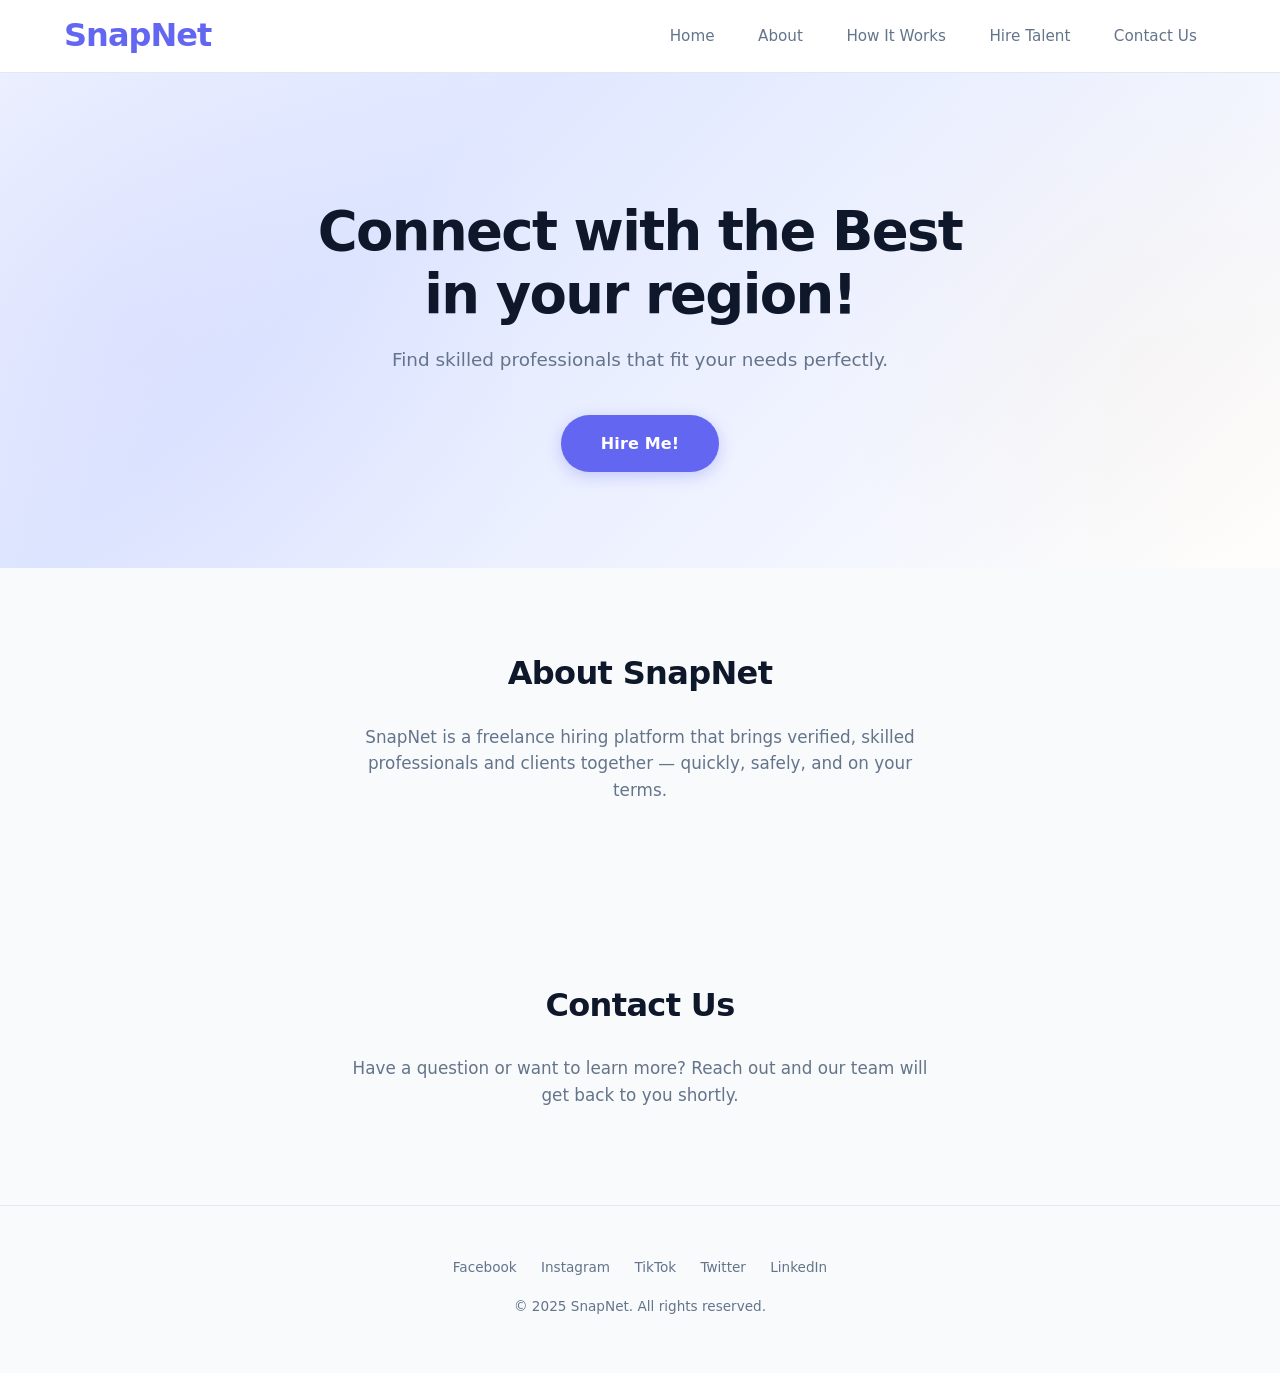
<file: index.html>
<!DOCTYPE html>
<html lang="en">
<head>
    <meta charset="UTF-8">
    <meta name="viewport" content="width=device-width, initial-scale=1.0">
    <title>SnapNet — Connect with Skilled Professionals</title>
    <meta name="description" content="SnapNet is a freelance hiring platform that connects you with skilled professionals in your region.">
    <meta property="og:title" content="SnapNet — Connect with Skilled Professionals">
    <meta property="og:description" content="Find skilled professionals that fit your needs perfectly.">
    <meta property="og:type" content="website">
    <link rel="icon" href="data:image/svg+xml,<svg xmlns='http://www.w3.org/2000/svg' viewBox='0 0 100 100'><text y='.9em' font-size='90'>⚡</text></svg>">
    <link rel="stylesheet" href="style.css">
</head>
<body>
    <header class="main-header">
        <div class="container">
            <h1 class="logo">SnapNet</h1>
            <nav class="nav-menu" aria-label="Main navigation">
                <a href="#home">Home</a>
                <a href="#about">About</a>
                <a href="how-it-works.html">How It Works</a>
                <a href="hire-me.html">Hire Talent</a>
                <a href="#contact">Contact Us</a>
            </nav>
        </div>
    </header>

    <main>
        <section id="home" class="hero">
            <div class="container">
                <h2>Connect with the Best<br>in your region!</h2>
                <p>Find skilled professionals that fit your needs perfectly.</p>
                <a href="hire-me.html" class="box">Hire Me!</a>
            </div>
            <div class="home-img"></div>
        </section>

        <section id="about" class="info-section">
            <div class="container">
                <h2>About SnapNet</h2>
                <p>SnapNet is a freelance hiring platform that brings verified, skilled professionals and clients together — quickly, safely, and on your terms.</p>
            </div>
        </section>

        <section id="contact" class="info-section">
            <div class="container">
                <h2>Contact Us</h2>
                <p>Have a question or want to learn more? Reach out and our team will get back to you shortly.</p>
            </div>
        </section>
    </main>

    <footer class="main-footer">
        <div class="container">
            <div class="social-icons">
                <a href="#">Facebook</a>
                <a href="#">Instagram</a>
                <a href="#">TikTok</a>
                <a href="#">Twitter</a>
                <a href="#">LinkedIn</a>
            </div>
            <p>&copy; 2025 SnapNet. All rights reserved.</p>
        </div>
    </footer>

    <script src="script.js"></script>
</body>
</html>
</file>
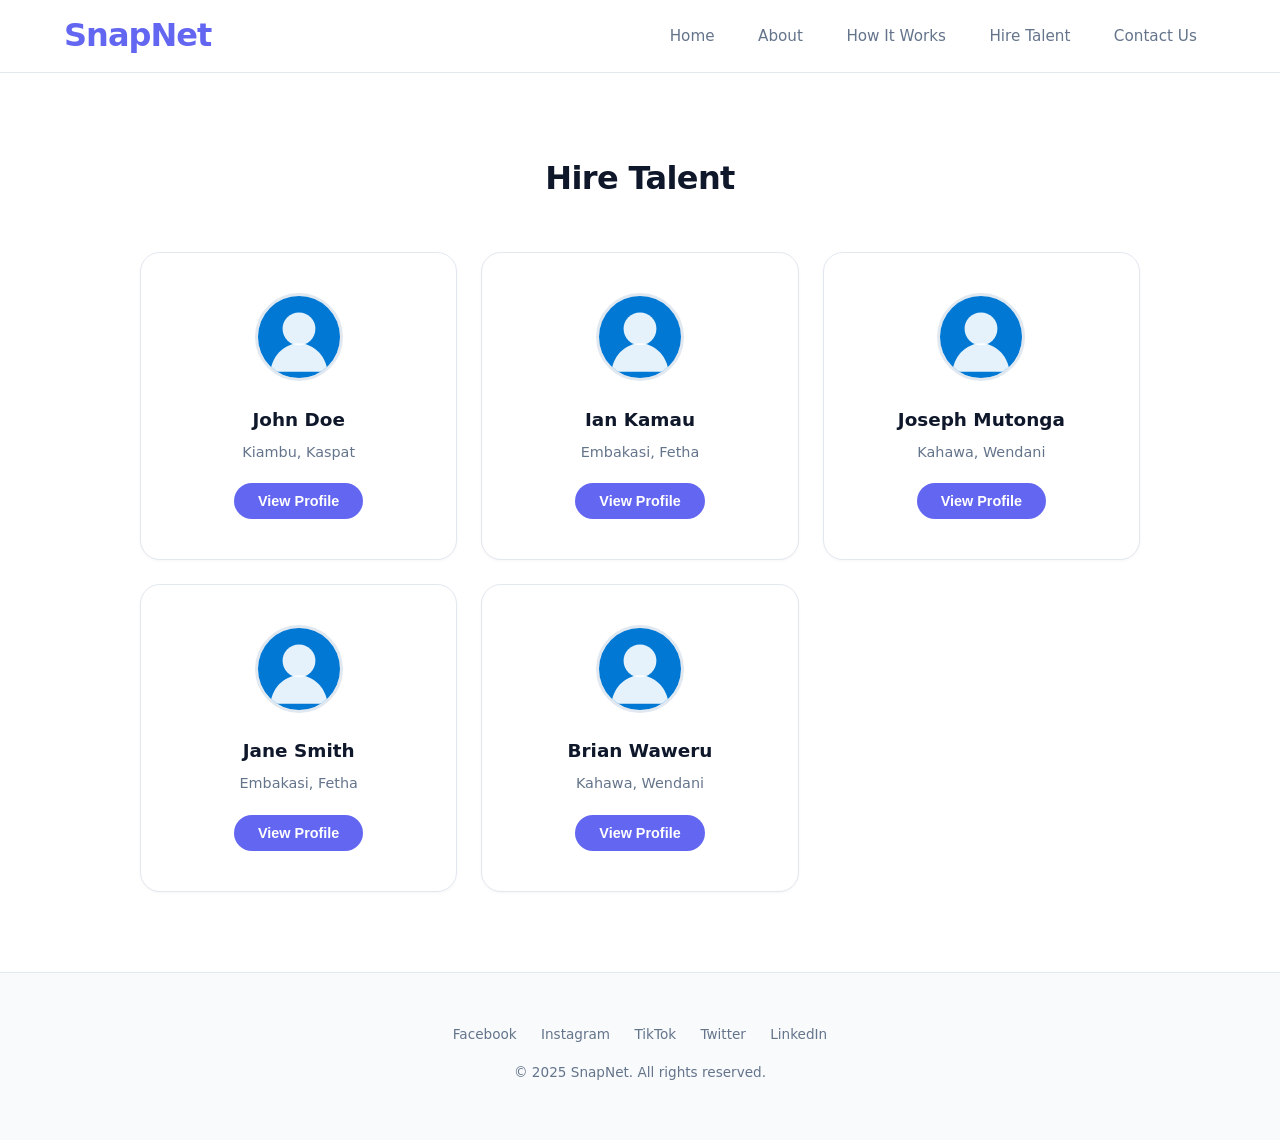
<file: hire-me.html>
<!DOCTYPE html>
<html lang="en">
<head>
    <meta charset="UTF-8">
    <meta name="viewport" content="width=device-width, initial-scale=1.0">
    <link rel="stylesheet" href="style.css">
    <title>Hire Talent — SnapNet</title>
    <meta name="description" content="Browse and hire verified talent on SnapNet. Connect with skilled professionals in your region.">
    <meta property="og:title" content="Hire Talent — SnapNet">
    <meta property="og:description" content="Browse and hire verified talent on SnapNet.">
    <meta property="og:type" content="website">
    <link rel="icon" href="data:image/svg+xml,<svg xmlns='http://www.w3.org/2000/svg' viewBox='0 0 100 100'><text y='.9em' font-size='90'>⚡</text></svg>">
</head>
<body>
    <header class="main-header">
        <div class="container">
            <h1 class="logo">SnapNet</h1>
            <nav class="nav-menu" aria-label="Main navigation">
                <a href="index.html">Home</a>
                <a href="index.html#about">About</a>
                <a href="how-it-works.html">How It Works</a>
                <a href="hire-me.html">Hire Talent</a>
                <a href="index.html#contact">Contact Us</a>
            </nav>
        </div>
    </header>

    <main>
        <section id="hire-talent" class="talent-section">
            <div class="container">
                <h2>Hire Talent</h2>
                <div class="talent-grid">
                    <div class="talent-card">
                        <img src="images/placeholder.svg" alt="Profile picture of John Doe">
                        <h3>John Doe</h3>
                        <p>Kiambu, Kaspat</p>
                        <button>View Profile</button>
                    </div>
                    <div class="talent-card">
                        <img src="images/placeholder.svg" alt="Profile picture of Ian Kamau">
                        <h3>Ian Kamau</h3>
                        <p>Embakasi, Fetha</p>
                        <button>View Profile</button>
                    </div>
                    <div class="talent-card">
                        <img src="images/placeholder.svg" alt="Profile picture of Joseph Mutonga">
                        <h3>Joseph Mutonga</h3>
                        <p>Kahawa, Wendani</p>
                        <button>View Profile</button>
                    </div>
                    <div class="talent-card">
                        <img src="images/placeholder.svg" alt="Profile picture of Jane Smith">
                        <h3>Jane Smith</h3>
                        <p>Embakasi, Fetha</p>
                        <button>View Profile</button>
                    </div>
                    <div class="talent-card">
                        <img src="images/placeholder.svg" alt="Profile picture of Brian Waweru">
                        <h3>Brian Waweru</h3>
                        <p>Kahawa, Wendani</p>
                        <button>View Profile</button>
                    </div>
                </div>
            </div>
        </section>
    </main>

    <footer class="main-footer">
        <div class="container">
            <div class="social-icons">
                <a href="#">Facebook</a>
                <a href="#">Instagram</a>
                <a href="#">TikTok</a>
                <a href="#">Twitter</a>
                <a href="#">LinkedIn</a>
            </div>
            <p>&copy; 2025 SnapNet. All rights reserved.</p>
        </div>
    </footer>

    <script src="script.js"></script>
</body>
</html>
</file>
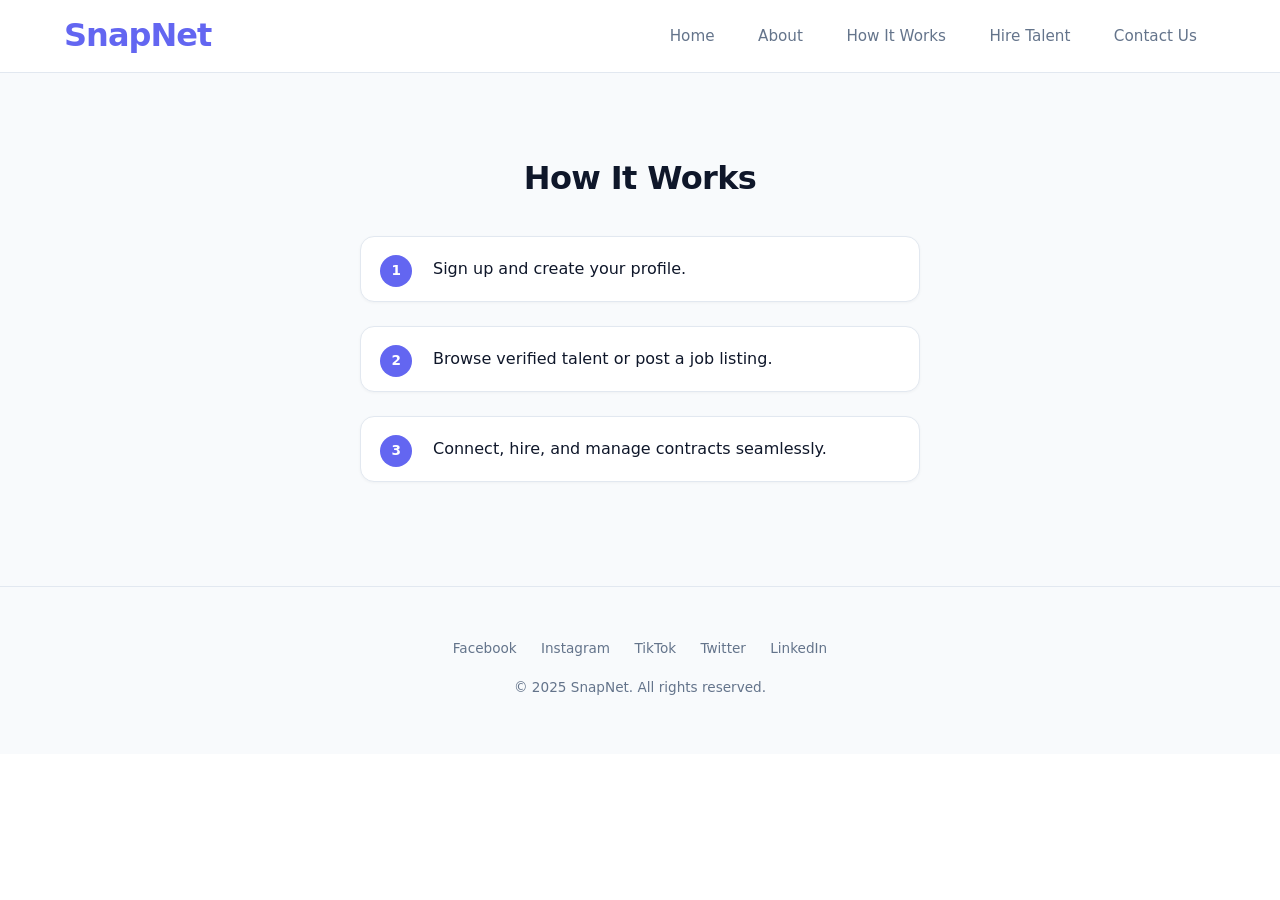
<file: how-it-works.html>
<!DOCTYPE html>
<html lang="en">
<head>
    <meta charset="UTF-8">
    <meta name="viewport" content="width=device-width, initial-scale=1.0">
    <link rel="stylesheet" href="style.css">
    <title>How It Works — SnapNet</title>
    <meta name="description" content="Learn how SnapNet works: sign up, browse verified talent, and manage contracts seamlessly.">
    <meta property="og:title" content="How It Works — SnapNet">
    <meta property="og:description" content="Learn how SnapNet connects you with skilled professionals.">
    <meta property="og:type" content="website">
    <link rel="icon" href="data:image/svg+xml,<svg xmlns='http://www.w3.org/2000/svg' viewBox='0 0 100 100'><text y='.9em' font-size='90'>⚡</text></svg>">
</head>
<body>
    <header class="main-header">
        <div class="container">
            <h1 class="logo">SnapNet</h1>
            <nav class="nav-menu" aria-label="Main navigation">
                <a href="index.html">Home</a>
                <a href="index.html#about">About</a>
                <a href="how-it-works.html">How It Works</a>
                <a href="hire-me.html">Hire Talent</a>
                <a href="index.html#contact">Contact Us</a>
            </nav>
        </div>
    </header>

    <main>
        <section id="how-it-works" class="info-section">
            <div class="container">
                <h2>How It Works</h2>
                <ol>
                    <li>Sign up and create your profile.</li>
                    <li>Browse verified talent or post a job listing.</li>
                    <li>Connect, hire, and manage contracts seamlessly.</li>
                </ol>
            </div>
        </section>
    </main>

    <footer class="main-footer">
        <div class="container">
            <div class="social-icons">
                <a href="#">Facebook</a>
                <a href="#">Instagram</a>
                <a href="#">TikTok</a>
                <a href="#">Twitter</a>
                <a href="#">LinkedIn</a>
            </div>
            <p>&copy; 2025 SnapNet. All rights reserved.</p>
        </div>
    </footer>

    <script src="script.js"></script>
</body>
</html>
</file>
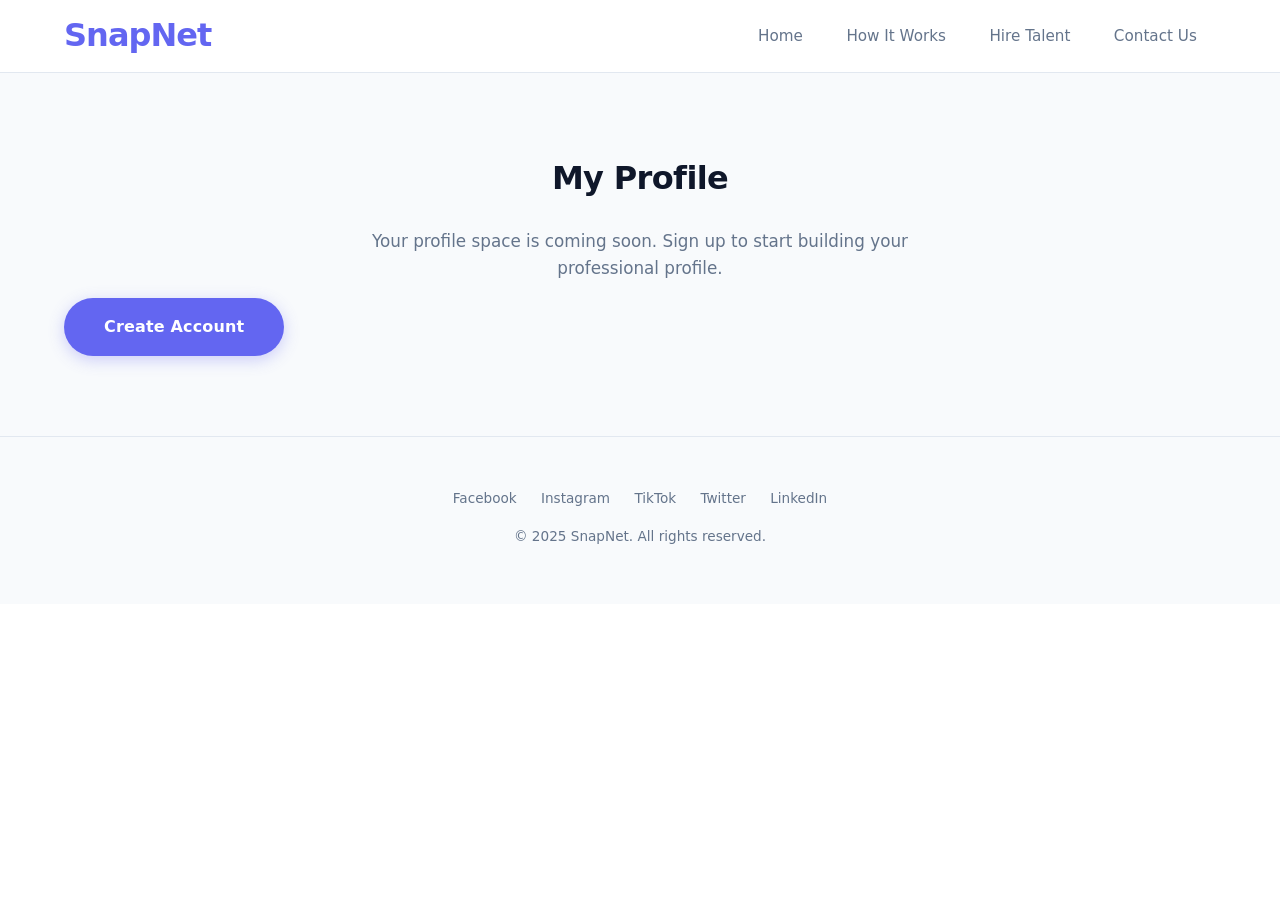
<file: profile.html>
<!DOCTYPE html>
<html lang="en">
<head>
    <meta charset="UTF-8">
    <meta name="viewport" content="width=device-width, initial-scale=1.0">
    <title>My Profile — SnapNet</title>
    <meta name="description" content="View and manage your SnapNet profile.">
    <meta property="og:title" content="My Profile — SnapNet">
    <meta property="og:description" content="View and manage your SnapNet profile.">
    <meta property="og:type" content="website">
    <link rel="icon" href="data:image/svg+xml,<svg xmlns='http://www.w3.org/2000/svg' viewBox='0 0 100 100'><text y='.9em' font-size='90'>⚡</text></svg>">
    <link rel="stylesheet" href="style.css">
</head>
<body>
    <header class="main-header">
        <div class="container">
            <h1 class="logo">SnapNet</h1>
            <nav class="nav-menu" aria-label="Main navigation">
                <a href="index.html">Home</a>
                <a href="how-it-works.html">How It Works</a>
                <a href="hire-me.html">Hire Talent</a>
                <a href="index.html#contact">Contact Us</a>
            </nav>
        </div>
    </header>

    <main>
        <section class="info-section">
            <div class="container">
                <h2>My Profile</h2>
                <p>Your profile space is coming soon. Sign up to start building your professional profile.</p>
                <a href="sign-up.html" class="box">Create Account</a>
            </div>
        </section>
    </main>

    <footer class="main-footer">
        <div class="container">
            <div class="social-icons">
                <a href="#">Facebook</a>
                <a href="#">Instagram</a>
                <a href="#">TikTok</a>
                <a href="#">Twitter</a>
                <a href="#">LinkedIn</a>
            </div>
            <p>&copy; 2025 SnapNet. All rights reserved.</p>
        </div>
    </footer>

    <script src="script.js"></script>
</body>
</html>
</file>
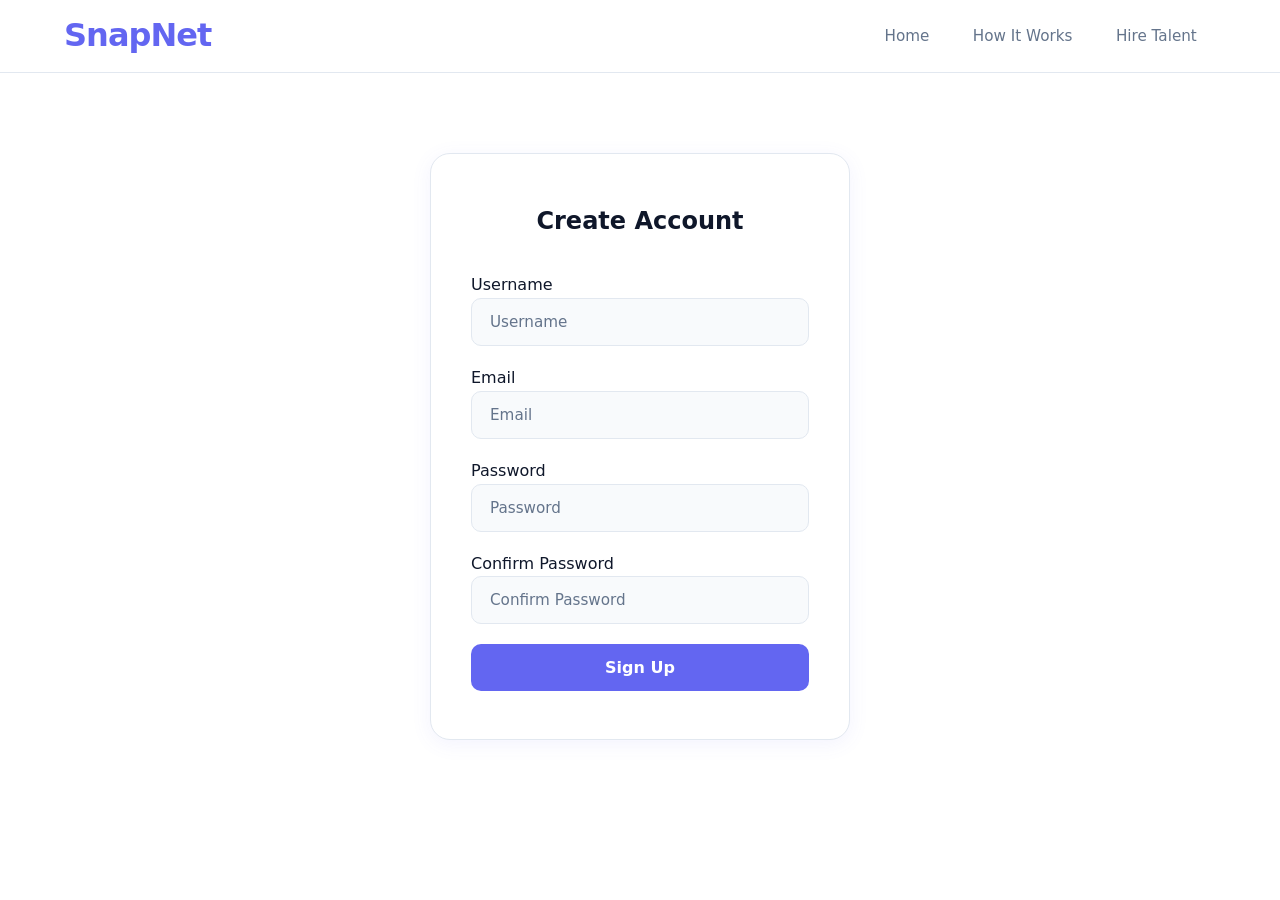
<file: sign-up.html>
<!DOCTYPE html>
<html lang="en">
<head>
    <meta charset="UTF-8">
    <meta name="viewport" content="width=device-width, initial-scale=1.0">
    <link rel="stylesheet" href="style.css">
    <title>Create Account — SnapNet</title>
    <meta name="description" content="Create a free SnapNet account and connect with skilled professionals.">
    <meta property="og:title" content="Create Account — SnapNet">
    <meta property="og:description" content="Create a free SnapNet account.">
    <meta property="og:type" content="website">
    <link rel="icon" href="data:image/svg+xml,<svg xmlns='http://www.w3.org/2000/svg' viewBox='0 0 100 100'><text y='.9em' font-size='90'>⚡</text></svg>">
</head>
<body>
    <header class="main-header">
        <div class="container">
            <h1 class="logo">SnapNet</h1>
            <nav class="nav-menu" aria-label="Main navigation">
                <a href="index.html">Home</a>
                <a href="how-it-works.html">How It Works</a>
                <a href="hire-me.html">Hire Talent</a>
            </nav>
        </div>
    </header>

    <main>
        <form class="form" aria-label="Create account form">
            <p id="heading">Create Account</p>
            <div class="field">
                <label class="visually-hidden" for="signup-username">Username</label>
                <input id="signup-username" autocomplete="username" placeholder="Username" class="input-field" type="text" required>
            </div>
            <div class="field">
                <label class="visually-hidden" for="signup-email">Email</label>
                <input id="signup-email" autocomplete="email" placeholder="Email" class="input-field" type="email" required>
            </div>
            <div class="field">
                <label class="visually-hidden" for="signup-password">Password</label>
                <input id="signup-password" autocomplete="new-password" placeholder="Password" class="input-field" type="password" required>
            </div>
            <div class="field">
                <label class="visually-hidden" for="signup-confirm-password">Confirm Password</label>
                <input id="signup-confirm-password" autocomplete="new-password" placeholder="Confirm Password" class="input-field" type="password" required>
            </div>
            <div class="btn">
                <button type="submit" class="button1">Sign Up</button>
            </div>
        </form>
    </main>

    <script src="script.js"></script>
</body>
</html>
</file>
<file: style.css>
* {
    margin: 0;
    padding: 0;
    box-sizing: border-box;
}

:focus-visible {
    outline: 3px solid #6366f1;
    outline-offset: 2px;
}

@media (prefers-reduced-motion: reduce) {
    *,
    *::before,
    *::after {
        animation-duration: 0.01ms !important;
        animation-iteration-count: 1 !important;
        transition-duration: 0.01ms !important;
        scroll-behavior: auto !important;
    }
}

:root {
    --primary: #6366f1;
    --primary-dark: #4f46e5;
    --primary-light: #a5b4fc;
    --accent: #f59e0b;
    --bg: #ffffff;
    --bg-alt: #f8fafc;
    --text: #0f172a;
    --text-muted: #64748b;
    --border: #e2e8f0;
    --radius: 14px;
    --radius-lg: 20px;
    --shadow-sm: 0 1px 3px rgba(0,0,0,0.04);
    --shadow-md: 0 4px 20px rgba(99,102,241,0.08);
    --shadow-lg: 0 12px 40px rgba(99,102,241,0.12);
    --font: 'Segoe UI', system-ui, -apple-system, sans-serif;
}

body {
    font-family: var(--font);
    line-height: 1.6;
    color: var(--text);
    background-color: var(--bg);
}

.container {
    width: 90%;
    max-width: 1200px;
    margin: 0 auto;
}

.main-header {
    background: rgba(255,255,255,0.92);
    backdrop-filter: blur(20px);
    -webkit-backdrop-filter: blur(20px);
    border-bottom: 1px solid var(--border);
    color: var(--text);
    padding: 0;
    position: sticky;
    top: 0;
    z-index: 100;
}

.main-header .container {
    display: flex;
    justify-content: space-between;
    align-items: center;
    height: 72px;
}

.logo {
    font-size: 2rem;
    font-weight: 800;
    color: var(--primary);
    letter-spacing: -0.03em;
}

.nav-menu a {
    color: var(--text-muted);
    text-decoration: none;
    margin: 0 1.2rem;
    font-size: 0.95rem;
    font-weight: 500;
    transition: color 0.2s;
    padding: 0.4rem 0;
    border-bottom: 2px solid transparent;
}

.nav-menu a:hover {
    color: var(--primary);
    border-bottom-color: var(--primary);
}

.hero {
    color: var(--text);
    padding: 8rem 0 6rem;
    text-align: center;
    background: linear-gradient(135deg, #eef2ff 0%, #e0e7ff 30%, #ffffff 100%);
    position: relative;
    overflow: hidden;
}

.hero::before {
    content: '';
    position: absolute;
    top: -50%;
    left: -20%;
    width: 60%;
    height: 200%;
    background: radial-gradient(circle, rgba(99,102,241,0.06) 0%, transparent 70%);
    pointer-events: none;
}

.hero::after {
    content: '';
    position: absolute;
    bottom: -40%;
    right: -15%;
    width: 50%;
    height: 160%;
    background: radial-gradient(circle, rgba(245,158,11,0.04) 0%, transparent 70%);
    pointer-events: none;
}

.hero .container {
    position: relative;
    z-index: 1;
}

.hero h2 {
    font-size: 3.4rem;
    margin-bottom: 1.2rem;
    font-weight: 800;
    letter-spacing: -0.03em;
    line-height: 1.15;
    color: var(--text);
}

.hero p {
    font-size: 1.15rem;
    margin-bottom: 2.5rem;
    color: var(--text-muted);
    max-width: 520px;
    margin-left: auto;
    margin-right: auto;
}

.box {
    display: inline-block;
    padding: 16px 40px;
    background: var(--primary);
    color: white;
    text-decoration: none;
    font-weight: 700;
    font-size: 1rem;
    border-radius: 50px;
    transition: all 0.3s ease;
    box-shadow: 0 4px 16px rgba(99,102,241,0.3);
    border: none;
    cursor: pointer;
    letter-spacing: 0.01em;
}

.box:hover {
    background: var(--primary-dark);
    transform: translateY(-2px);
    box-shadow: 0 8px 28px rgba(99,102,241,0.4);
}

.home-img {
    display: none;
}

.info-section {
    padding: 5rem 0;
    background: var(--bg-alt);
    margin-bottom: 0;
}

.info-section h2 {
    text-align: center;
    margin-bottom: 1.5rem;
    color: var(--text);
    font-size: 2rem;
    font-weight: 700;
    letter-spacing: -0.02em;
}

.info-section p {
    text-align: center;
    font-size: 1.05rem;
    color: var(--text-muted);
    max-width: 600px;
    margin: 0 auto 1rem;
}

.info-section ol {
    max-width: 560px;
    margin: 2rem auto 0;
    padding-left: 0;
    list-style: none;
    counter-reset: step;
}

.info-section ol li {
    counter-increment: step;
    margin-bottom: 1.5rem;
    padding: 1.2rem 1.5rem 1.2rem 4.5rem;
    background: var(--bg);
    border: 1px solid var(--border);
    border-radius: var(--radius);
    font-size: 1rem;
    color: var(--text);
    position: relative;
    box-shadow: var(--shadow-sm);
}

.info-section ol li::before {
    content: counter(step);
    position: absolute;
    left: 1.2rem;
    top: 1.1rem;
    width: 32px;
    height: 32px;
    background: var(--primary);
    color: white;
    border-radius: 50%;
    display: flex;
    align-items: center;
    justify-content: center;
    font-weight: 700;
    font-size: 0.85rem;
}

.talent-section {
    padding: 5rem 0;
    background: var(--bg);
}

.talent-section h2 {
    text-align: center;
    margin-bottom: 3rem;
    color: var(--text);
    font-size: 2rem;
    font-weight: 700;
    letter-spacing: -0.02em;
}

.talent-grid {
    display: grid;
    grid-template-columns: repeat(auto-fit, minmax(280px, 1fr));
    gap: 1.5rem;
    max-width: 1000px;
    margin: 0 auto;
}

.talent-card {
    background: var(--bg);
    border: 1px solid var(--border);
    border-radius: var(--radius-lg);
    padding: 2.5rem 2rem;
    text-align: center;
    transition: all 0.3s ease;
    box-shadow: var(--shadow-sm);
}

.talent-card:hover {
    box-shadow: var(--shadow-lg);
    border-color: var(--primary-light);
    transform: translateY(-4px);
}

.talent-card img {
    width: 88px;
    height: 88px;
    border-radius: 50%;
    margin-bottom: 1rem;
    border: 3px solid var(--border);
    object-fit: cover;
}

.talent-card h3 {
    font-size: 1.15rem;
    margin-bottom: 0.4rem;
    color: var(--text);
    font-weight: 700;
}

.talent-card p {
    font-size: 0.9rem;
    color: var(--text-muted);
    margin-bottom: 1.2rem;
}

.talent-card button {
    background: var(--primary);
    color: white;
    border: none;
    padding: 10px 24px;
    cursor: pointer;
    border-radius: 50px;
    transition: all 0.3s ease;
    font-weight: 600;
    font-size: 0.9rem;
}

.talent-card button:hover {
    background: var(--primary-dark);
    box-shadow: 0 4px 12px rgba(99,102,241,0.3);
}

.main-footer {
    color: var(--text);
    text-align: center;
    padding: 3rem 0;
    border-top: 1px solid var(--border);
    background: var(--bg-alt);
}

.main-footer p {
    margin-bottom: 0.5rem;
    font-size: 0.85rem;
    color: var(--text-muted);
}

.main-footer .social-icons {
    margin-bottom: 1rem;
}

.main-footer .social-icons a {
    color: var(--text-muted);
    text-decoration: none;
    margin: 0 0.6rem;
    font-size: 0.85rem;
    font-weight: 500;
    transition: color 0.3s;
}

.main-footer .social-icons a:hover {
    color: var(--primary);
}

.form {
    max-width: 420px;
    margin: 5rem auto;
    padding: 3rem 2.5rem;
    background: var(--bg);
    border: 1px solid var(--border);
    border-radius: var(--radius-lg);
    box-shadow: var(--shadow-md);
}

#heading {
    font-size: 1.5rem;
    font-weight: 700;
    text-align: center;
    margin-bottom: 2rem;
    color: var(--text);
}

.field {
    margin-bottom: 1.2rem;
}

.input-field {
    width: 100%;
    padding: 14px 18px;
    border: 1.5px solid var(--border);
    border-radius: 10px;
    font-size: 0.95rem;
    font-family: var(--font);
    color: var(--text);
    background: var(--bg-alt);
    transition: 0.3s ease;
}

.input-field:focus {
    outline: none;
    border-color: var(--primary);
    box-shadow: 0 0 0 3px rgba(99,102,241,0.1);
    background: var(--bg);
}

.input-field::placeholder {
    color: var(--text-muted);
}

.btn {
    margin-top: 0.5rem;
}

.button1 {
    width: 100%;
    padding: 14px;
    background: var(--primary);
    color: white;
    border: none;
    border-radius: 10px;
    font-size: 1rem;
    font-weight: 700;
    cursor: pointer;
    transition: all 0.3s ease;
    font-family: var(--font);
}

.button1:hover {
    background: var(--primary-dark);
    box-shadow: 0 4px 16px rgba(99,102,241,0.3);
}

@media (max-width: 768px) {
    .main-header .container {
        flex-direction: column;
        height: auto;
        padding: 1rem 0;
        gap: 0.5rem;
    }

    .nav-menu {
        display: flex;
        flex-wrap: wrap;
        justify-content: center;
        padding-bottom: 0.5rem;
    }

    .nav-menu a {
        margin: 0.3rem 0.6rem;
        font-size: 0.85rem;
    }

    .hero h2 {
        font-size: 2.2rem;
    }

    .hero {
        padding: 5rem 0 4rem;
    }

    .talent-grid {
        grid-template-columns: 1fr;
        max-width: 360px;
    }

.visually-hidden {
    position: absolute;
    width: 1px;
    height: 1px;
    padding: 0;
    margin: -1px;
    overflow: hidden;
    clip: rect(0, 0, 0, 0);
    white-space: nowrap;
    border: 0;
}

.form {
        margin: 3rem 1rem;
        padding: 2rem 1.5rem;
    }
}
</file>
